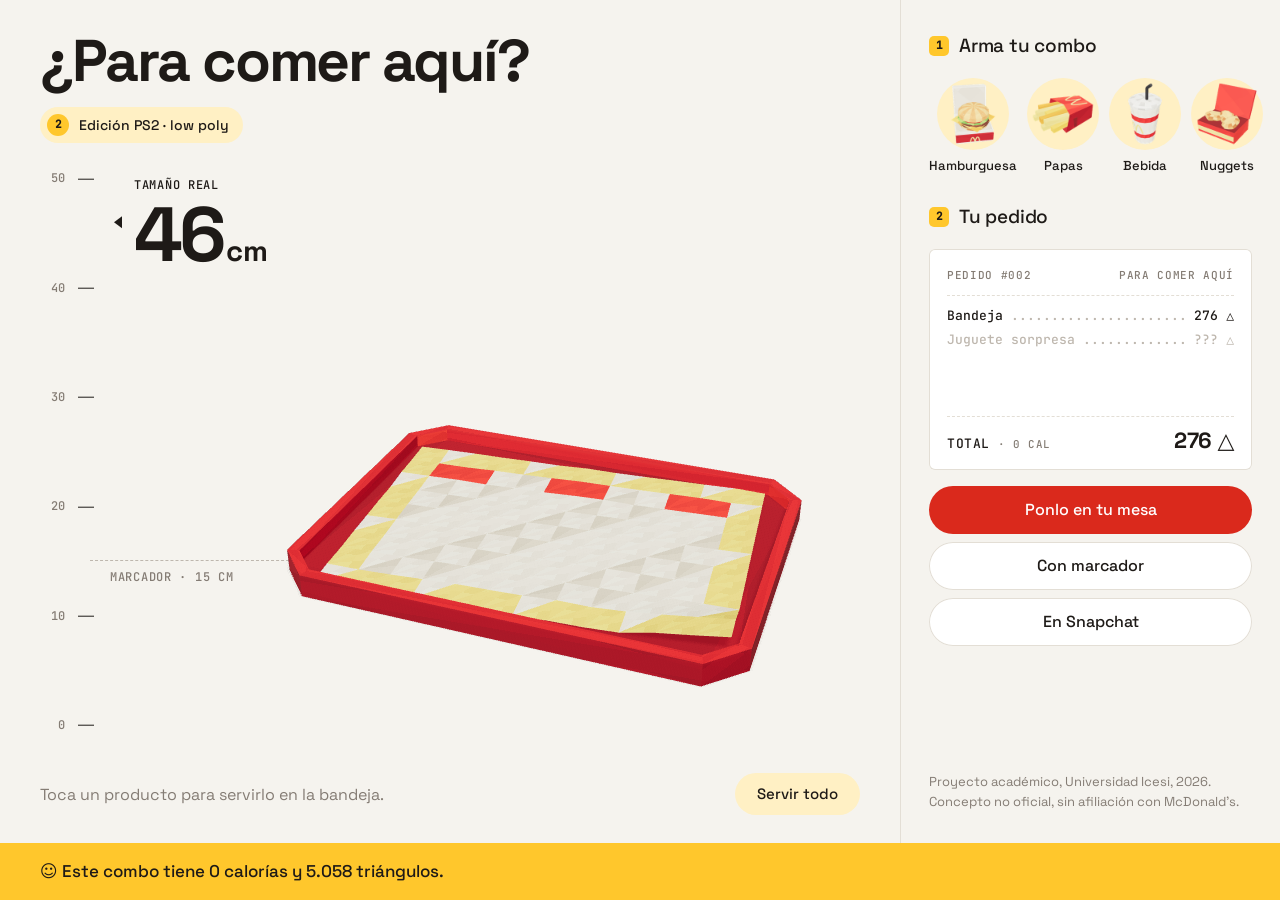
<file: index.html>
<!doctype html>
<html lang="es">
<head>
  <meta charset="utf-8">
  <meta name="viewport" content="width=device-width, initial-scale=1">
  <title>¿Para comer aquí? · McDonald's AR Combo Experience</title>
  <meta name="description" content="Arma un combo low poly estilo PS2 y sírvelo en tu mesa, a tamaño real.">
  <link rel="icon" href="img/icon.png">
  <link rel="preload" href="fonts/space-grotesk-700.woff2" as="font" type="font/woff2" crossorigin>
  <link rel="modulepreload" href="lib/three-combo.min.js">
  <link rel="stylesheet" href="style.css">
</head>
<body>
  <div class="home">
    <main class="main">
      <header>
        <h1 class="title">¿Para comer aquí?</h1>
        <span class="tag"><i>2</i>Edición PS2 · low poly</span>
      </header>

      <section class="board">
        <!-- Regla en cm: la bandeja del modelo mide 46 cm; el marcador impreso, 15 cm -->
        <div class="ruler" aria-label="La bandeja mide 46 centímetros">
          <ol class="mono" aria-hidden="true">
            <li style="bottom:100%"><span>50</span></li>
            <li style="bottom:80%"><span>40</span></li>
            <li style="bottom:60%"><span>30</span></li>
            <li style="bottom:40%"><span>20</span></li>
            <li style="bottom:20%"><span>10</span></li>
            <li style="bottom:0%"><span>0</span></li>
          </ol>
          <div class="now" style="bottom:92%"><div><em class="mono">Tamaño real</em><b>46<small>cm</small></b></div></div>
          <div class="ref" style="bottom:30%"><span class="mono">Marcador · 15 cm</span></div>
        </div>

        <!-- Mismo modelo de las tres experiencias (models/McDonalds_AR_Combo.glb). Cada producto es una malla aparte. -->
        <div class="stage" id="stage" aria-label="Bandeja 3D. Arrastra para girarla.">
          <p class="loading mono" id="loading">Preparando la bandeja…</p>
        </div>
      </section>

      <div class="hint">
        <p id="hint">Toca un producto para servirlo en la bandeja.</p>
        <button class="btn soft" id="all" type="button">Servir todo</button>
      </div>
    </main>

    <aside class="aside">
      <section>
        <h2><i>1</i>Arma tu combo</h2>
        <div class="menu" role="group" aria-label="Productos">
          <button class="item" type="button" data-key="burger" aria-pressed="false"><span class="disc"><img src="img/items/burger.png" alt=""></span>Hamburguesa</button>
          <button class="item" type="button" data-key="fries" aria-pressed="false"><span class="disc"><img src="img/items/fries.png" alt=""></span>Papas</button>
          <button class="item" type="button" data-key="drink" aria-pressed="false"><span class="disc"><img src="img/items/drink.png" alt=""></span>Bebida</button>
          <button class="item" type="button" data-key="nuggets" aria-pressed="false"><span class="disc"><img src="img/items/nuggets.png" alt=""></span>Nuggets</button>
        </div>
      </section>

      <section>
        <h2><i>2</i>Tu pedido</h2>
        <div class="ticket" aria-live="polite">
          <div class="head"><span>Pedido #002</span><span>Para comer aquí</span></div>
          <ul id="lines">
            <li><span>Bandeja</span><span>276 △</span></li>
            <li class="mystery" id="mystery"><span>Juguete sorpresa</span><span>??? △</span></li>
          </ul>
          <div class="total"><span>Total <small>· 0 cal</small></span><b><span id="total">276</span> △</b></div>
        </div>
        <div class="pay">
          <a class="btn" href="webar.html">Ponlo en tu mesa</a>
          <a class="btn line" href="marcador.html">Con marcador</a>
          <a class="btn line" href="https://www.snapchat.com/lens/5468e732ee7e4c42881edccdb2828643" target="_blank" rel="noopener">En Snapchat</a>
        </div>
      </section>

      <p class="credit">Proyecto académico, Universidad Icesi, 2026. Concepto no oficial, sin afiliación con McDonald's.</p>
    </aside>

    <footer class="strip">
      <p>☺ Este combo tiene 0 calorías y 5.058 triángulos.</p>
    </footer>
  </div>

  <script type="module">
    import { WebGLRenderer, Scene, PerspectiveCamera, PMREMGenerator, DirectionalLight, Mesh, PlaneGeometry, ShadowMaterial,
      Box3, Vector3, AnimationMixer, LoopRepeat, ACESFilmicToneMapping, PCFShadowMap, MathUtils, Timer,
      GLTFLoader, OrbitControls, RoomEnvironment } from './lib/three-combo.min.js';

    // Qué malla del .glb corresponde a cada producto, y sus triángulos reales
    const ITEMS = {
      burger:  { name: 'Hamburguesa', nodes: ['04_BIGMAC_BOX', '01_BURGER'], tris: 1250 },
      fries:   { name: 'Papas', nodes: ['02_FRIES'], tris: 180 },
      drink:   { name: 'Bebida', nodes: ['03_DRINK'], tris: 520 },
      nuggets: { name: 'Nuggets y ketchup', nodes: ['05_EXTRAS'], tris: 716 },
    };
    const TOY = { name: 'Robot y gato piloto', nodes: ['07_TOY', '06_COIN'], tris: 2116 };
    const TRAY_TRIS = 276;

    const stage = document.getElementById('stage');
    const loading = document.getElementById('loading');
    const hint = document.getElementById('hint');
    const allBtn = document.getElementById('all');
    const lines = document.getElementById('lines');
    const mystery = document.getElementById('mystery');
    const totalEl = document.getElementById('total');
    const buttons = [...document.querySelectorAll('.item')];
    const reduce = matchMedia('(prefers-reduced-motion: reduce)').matches;
    const fmt = n => n.toLocaleString('es-CO');

    // ---------- Escena ----------
    let renderer;
    try {
      renderer = new WebGLRenderer({ antialias: true, alpha: true });
    } catch (e) { // sin WebGL: se muestra la foto del combo completo
      loading.remove();
      stage.insertAdjacentHTML('beforeend', '<img class="fallback" src="img/poster.png" alt="Bandeja low poly con el combo completo">');
      buttons.forEach(b => b.disabled = true); allBtn.hidden = true;
      throw e;
    }
    renderer.setPixelRatio(Math.min(devicePixelRatio, 2));
    renderer.toneMapping = ACESFilmicToneMapping;
    renderer.toneMappingExposure = 0.9;
    renderer.shadowMap.enabled = true;
    renderer.shadowMap.type = PCFShadowMap;
    stage.appendChild(renderer.domElement);

    const scene = new Scene();
    scene.environment = new PMREMGenerator(renderer).fromScene(new RoomEnvironment(), 0.04).texture;
    scene.environmentIntensity = 0.6;

    const sun = new DirectionalLight(0xfff4e6, 1.1);
    sun.position.set(0.35, 1.2, 0.55);
    sun.castShadow = true;
    sun.shadow.mapSize.set(1024, 1024);
    Object.assign(sun.shadow.camera, { left: -0.4, right: 0.4, top: 0.4, bottom: -0.4, near: 0.1, far: 3 });
    sun.shadow.bias = -0.0005; sun.shadow.radius = 4;
    scene.add(sun);

    const ground = new Mesh(new PlaneGeometry(3, 3), new ShadowMaterial({ opacity: 0.16 }));
    ground.rotation.x = -Math.PI / 2; ground.receiveShadow = true;
    scene.add(ground);

    const camera = new PerspectiveCamera(30, 1, 0.01, 10);
    const controls = new OrbitControls(camera, renderer.domElement);
    Object.assign(controls, { enableZoom: false, enablePan: false, enableDamping: true, dampingFactor: 0.08,
      minPolarAngle: MathUtils.degToRad(25), maxPolarAngle: MathUtils.degToRad(80) });

    const center = new Vector3();
    let radius = 0.3;
    function frame() {
      const w = stage.clientWidth, h = stage.clientHeight;
      if (!w || !h) return;
      renderer.setSize(w, h, false);
      camera.aspect = w / h; camera.updateProjectionMatrix();
      const vfov = MathUtils.degToRad(camera.fov);
      const hfov = 2 * Math.atan(Math.tan(vfov / 2) * camera.aspect);
      const dist = radius / Math.sin(Math.min(vfov, hfov) / 2) * 0.92;
      const az = MathUtils.degToRad(20), pol = MathUtils.degToRad(62);
      camera.position.set(center.x + dist * Math.sin(pol) * Math.sin(az), center.y + dist * Math.cos(pol), center.z + dist * Math.sin(pol) * Math.cos(az));
      controls.target.copy(center); controls.update();
    }
    new ResizeObserver(frame).observe(stage);

    // ---------- Caída de cada producto ----------
    const DROP = 0.28; // metros sobre su lugar
    const tweens = [];
    const bounce = t => { // easeOutBounce
      const n = 7.5625, d = 2.75;
      if (t < 1 / d) return n * t * t;
      if (t < 2 / d) return n * (t -= 1.5 / d) * t + 0.75;
      if (t < 2.5 / d) return n * (t -= 2.25 / d) * t + 0.9375;
      return n * (t -= 2.625 / d) * t + 0.984375;
    };
    function drop(node, delay = 0) {
      const base = node.userData.baseY;
      if (reduce) { node.position.y = base; node.visible = true; return; }
      node.position.y = base + DROP;
      tweens.push({ node, base, start: performance.now() + delay, dur: 620 });
    }

    // ---------- Sonido de moneda (solo cuando aparece la sorpresa) ----------
    let audio = null;
    function coin() {
      try { audio ??= new (window.AudioContext || window.webkitAudioContext)(); } catch (e) { return; }
      const t = audio.currentTime;
      [[988, 0], [1319, 0.08]].forEach(([f, d]) => {
        const o = audio.createOscillator(), g = audio.createGain();
        o.type = 'triangle'; o.frequency.value = f;
        g.gain.setValueAtTime(0.0001, t + d); g.gain.exponentialRampToValueAtTime(0.12, t + d + 0.01);
        g.gain.exponentialRampToValueAtTime(0.0001, t + d + (d ? 0.32 : 0.09));
        o.connect(g).connect(audio.destination); o.start(t + d); o.stop(t + d + 0.4);
      });
    }

    // ---------- Pedido ----------
    const nodes = {};
    let ready = false, mixer = null, coinAction = null, total = TRAY_TRIS, done = false;
    const served = new Set();
    const timers = [];
    const later = (fn, ms) => timers.push(setTimeout(fn, reduce ? 0 : ms));

    function addLine(name, tris, before) {
      lines.querySelectorAll('.new').forEach(l => l.classList.remove('new'));
      const li = document.createElement('li');
      li.className = 'new';
      li.innerHTML = `<span></span><span>${fmt(tris)} △</span>`;
      li.firstChild.textContent = name;
      lines.insertBefore(li, before);
      total += tris; totalEl.textContent = fmt(total);
    }

    function serve(key) {
      if (!ready || served.has(key)) return;
      served.add(key);
      const item = ITEMS[key];
      item.nodes.forEach((n, i) => drop(nodes[n], i * 180));
      addLine(item.name, item.tris, mystery);
      const b = buttons.find(b => b.dataset.key === key);
      b.setAttribute('aria-pressed', 'true'); b.disabled = true;
      const left = Object.keys(ITEMS).length - served.size;
      hint.textContent = left ? `Faltan ${left}. Toca otro producto.` : '¡Sorpresa! Viene con juguete.';
      if (!left) { allBtn.disabled = true; later(surprise, 750); }
    }

    function surprise() {
      drop(nodes['07_TOY']);
      later(() => {
        nodes['06_COIN'].visible = true;
        coinAction?.reset().play();
        coin();
      }, 500);
      mystery.remove();
      addLine(TOY.name, TOY.tris, null);
      done = true; allBtn.disabled = false; allBtn.textContent = 'Volver a armar';
      hint.textContent = 'Combo completo. Ahora ponlo en tu mesa.';
    }

    function reset() {
      timers.forEach(clearTimeout); timers.length = 0; tweens.length = 0;
      served.clear(); done = false; total = TRAY_TRIS; totalEl.textContent = fmt(total);
      Object.values(ITEMS).concat(TOY).forEach(it => it.nodes.forEach(n => nodes[n].visible = false));
      coinAction?.stop();
      [...lines.children].slice(1).forEach(li => li.remove());
      lines.appendChild(mystery);
      buttons.forEach(b => { b.setAttribute('aria-pressed', 'false'); b.disabled = false; });
      allBtn.textContent = 'Servir todo';
      hint.textContent = 'Toca un producto para servirlo en la bandeja.';
    }

    buttons.forEach(b => b.addEventListener('click', () => serve(b.dataset.key)));
    allBtn.addEventListener('click', () => {
      if (done) return reset();
      Object.keys(ITEMS).filter(k => !served.has(k)).forEach((k, i) => later(() => serve(k), i * 260));
    });

    // ---------- Cargar el modelo ----------
    new GLTFLoader().load('models/McDonalds_AR_Combo.glb', gltf => {
      const root = gltf.scene;
      root.traverse(o => {
        if (!o.isMesh) return;
        o.castShadow = true;
        o.receiveShadow = o.name === '00_TRAY' || o.name === '05_EXTRAS';
      });
      scene.add(root);
      const box = new Box3().setFromObject(root);
      box.getCenter(center); radius = box.getSize(new Vector3()).length() / 2;
      center.y -= 0.02;
      ground.position.y = box.min.y;
      root.traverse(o => { if (/^0[1-7]_/.test(o.name)) { o.userData.baseY = o.position.y; o.visible = false; nodes[o.name] = o; } });
      if (gltf.animations.length) {
        mixer = new AnimationMixer(root);
        coinAction = mixer.clipAction(gltf.animations[0]); coinAction.setLoop(LoopRepeat, Infinity);
      }
      ready = true;
      loading.remove();
      frame();
    }, undefined, () => { loading.textContent = 'No se pudo cargar el modelo.'; });

    const timer = new Timer();
    renderer.setAnimationLoop(() => {
      timer.update();
      const now = performance.now();
      for (let i = tweens.length - 1; i >= 0; i--) {
        const tw = tweens[i];
        if (now < tw.start) continue;
        tw.node.visible = true;
        const t = Math.min((now - tw.start) / tw.dur, 1);
        tw.node.position.y = tw.base + DROP * (1 - bounce(t));
        if (t === 1) tweens.splice(i, 1);
      }
      mixer?.update(timer.getDelta());
      controls.update();
      renderer.render(scene, camera);
    });
  </script>
</body>
</html>
</file>
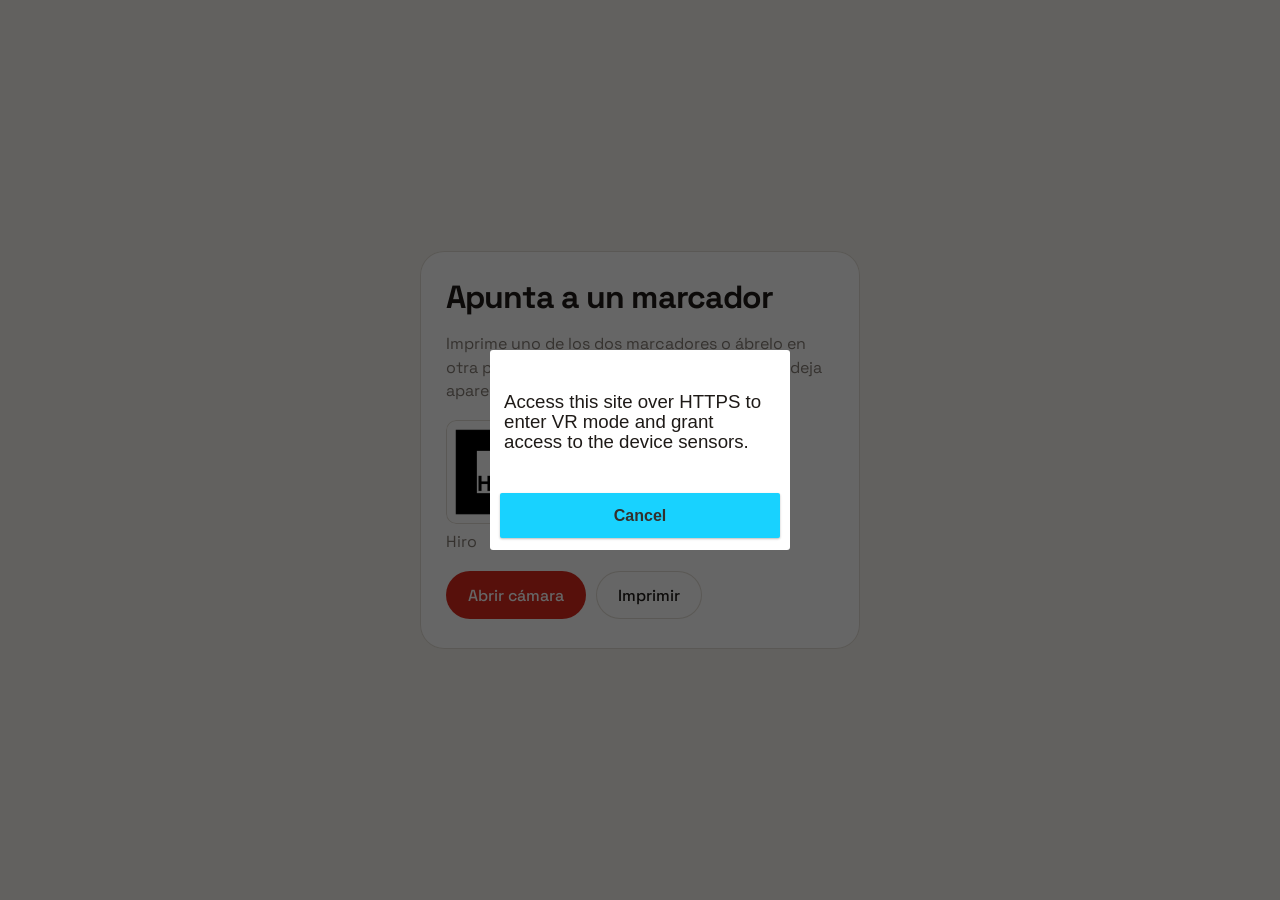
<file: marcador.html>
<!doctype html>
<html lang="es">
<head>
  <meta charset="utf-8">
  <meta name="viewport" content="width=device-width, initial-scale=1, maximum-scale=1">
  <title>Con un marcador · AR Combo</title>
  <link rel="icon" href="img/icon.png">
  <link rel="stylesheet" href="style.css">
  <!-- A-Frame 1.3.0 + aframe-extras 6.1.1 + AR.js 3.4.5 (copias locales) -->
  <script src="lib/aframe.min.js"></script>
  <script src="lib/aframe-extras.min.js"></script>
  <script src="lib/aframe-ar.js"></script>
  <style>
    /* El fondo va solo en html: si body tuviera fondo, taparía el video de la cámara (AR.js lo pone con z-index negativo) */
    html { background: #000; }
    html, body { margin: 0; height: 100%; overflow: hidden; }
    body.cam { background: transparent; }
  </style>
</head>
<body class="cam">
  <div class="intro" id="intro">
    <div class="card">
      <h1>Apunta a un marcador</h1>
      <p>Imprime uno de los dos marcadores o ábrelo en otra pantalla. Cuando la cámara lo vea, la bandeja aparece encima.</p>
      <div class="markers">
        <figure><img src="data/hiro.png" alt="Marcador Hiro">Hiro</figure>
        <figure><img src="data/marcador_combo.png" alt="Marcador Combo">Combo</figure>
      </div>
      <div class="row">
        <button class="btn" id="go">Abrir cámara</button>
        <a class="btn line" href="data/marcadores_imprimir.pdf" target="_blank">Imprimir</a>
      </div>
    </div>
  </div>

  <div class="cam-ui" id="ui">
    <header class="bar"><a class="back" href="index.html">‹ Inicio</a></header>
    <div class="reticle" aria-hidden="true"><i></i><i></i><i></i><i></i></div>
    <div class="pill" id="status" role="status">Buscando el marcador…</div>
  </div>

  <!-- Dos marcadores a la vez: Hiro (clásico) y el marcador propio "Combo" (data/patt.combo). Rutas locales en data/. -->
  <a-scene embedded vr-mode-ui="enabled: false"
    loading-screen="dotsColor: #FFC72C; backgroundColor: #F5F3EE"
    renderer="logarithmicDepthBuffer: true; colorManagement: true; antialias: true"
    arjs="sourceType: webcam; trackingMethod: best; debugUIEnabled: false; cameraParametersUrl: data/camera_para.dat; patternRatio: 0.5">
    <a-assets timeout="20000"><a-asset-item id="combo" src="models/McDonalds_AR_Combo.glb"></a-asset-item></a-assets>
    <a-entity light="type: ambient; color: #ffffff; intensity: 0.8"></a-entity>
    <a-entity light="type: directional; color: #fff4e0; intensity: 0.85" position="-1 3 2"></a-entity>

    <!-- 1 unidad = ancho del marcador. La bandeja mide 0.46 m; ×2 queda casi del ancho del marcador. -->
    <a-marker class="mk" type="pattern" url="data/patt.hiro" smooth="true" smoothCount="8" smoothTolerance="0.01" smoothThreshold="2" emitevents="true">
      <a-entity class="pop" scale="2 2 2" animation__pop="property: scale; from: 0.3 0.3 0.3; to: 2 2 2; dur: 600; easing: easeOutBack; startEvents: pop">
        <a-entity gltf-model="#combo" animation-mixer="loop: repeat"></a-entity>
      </a-entity>
    </a-marker>
    <a-marker class="mk" type="pattern" url="data/patt.combo" smooth="true" smoothCount="8" smoothTolerance="0.01" smoothThreshold="2" emitevents="true">
      <a-entity class="pop" scale="2 2 2" animation__pop="property: scale; from: 0.3 0.3 0.3; to: 2 2 2; dur: 600; easing: easeOutBack; startEvents: pop">
        <a-entity gltf-model="#combo" animation-mixer="loop: repeat"></a-entity>
      </a-entity>
    </a-marker>
    <a-entity camera></a-entity>
  </a-scene>

  <script>
    const ui = document.getElementById('ui'), status = document.getElementById('status');
    let audio = null;
    // Sonido corto de "moneda" generado en el navegador (sin archivos)
    function coin() {
      if (!audio) return;
      const t = audio.currentTime;
      [[988, 0], [1319, 0.08]].forEach(([f, d]) => {
        const o = audio.createOscillator(), g = audio.createGain();
        o.type = 'triangle'; o.frequency.value = f;
        g.gain.setValueAtTime(0.0001, t + d); g.gain.exponentialRampToValueAtTime(0.14, t + d + 0.01);
        g.gain.exponentialRampToValueAtTime(0.0001, t + d + (d ? 0.32 : 0.09));
        o.connect(g).connect(audio.destination); o.start(t + d); o.stop(t + d + 0.4);
      });
      if (navigator.vibrate) navigator.vibrate(18);
    }
    document.getElementById('go').addEventListener('click', () => {
      try { audio = new (window.AudioContext || window.webkitAudioContext)(); audio.resume(); } catch (e) {}
      document.getElementById('intro').classList.add('hidden');
    });
    const visible = new Set();
    document.querySelectorAll('.mk').forEach(mk => {
      let lostAt = 0;
      mk.addEventListener('markerFound', () => {
        visible.add(mk);
        if (!lostAt || performance.now() - lostAt > 1000) { mk.querySelector('.pop').emit('pop'); coin(); }
        ui.classList.add('found'); status.textContent = 'Ahí está tu combo. Gira el marcador para verlo por todos lados';
      });
      mk.addEventListener('markerLost', () => {
        visible.delete(mk); lostAt = performance.now();
        if (!visible.size) { ui.classList.remove('found'); status.textContent = 'Buscando el marcador…'; }
      });
    });
    document.querySelectorAll('[gltf-model]').forEach(m => m.addEventListener('model-error', () => {
      status.textContent = 'No se pudo cargar el modelo. Revisa la carpeta models/';
    }));
  </script>
</body>
</html>
</file>
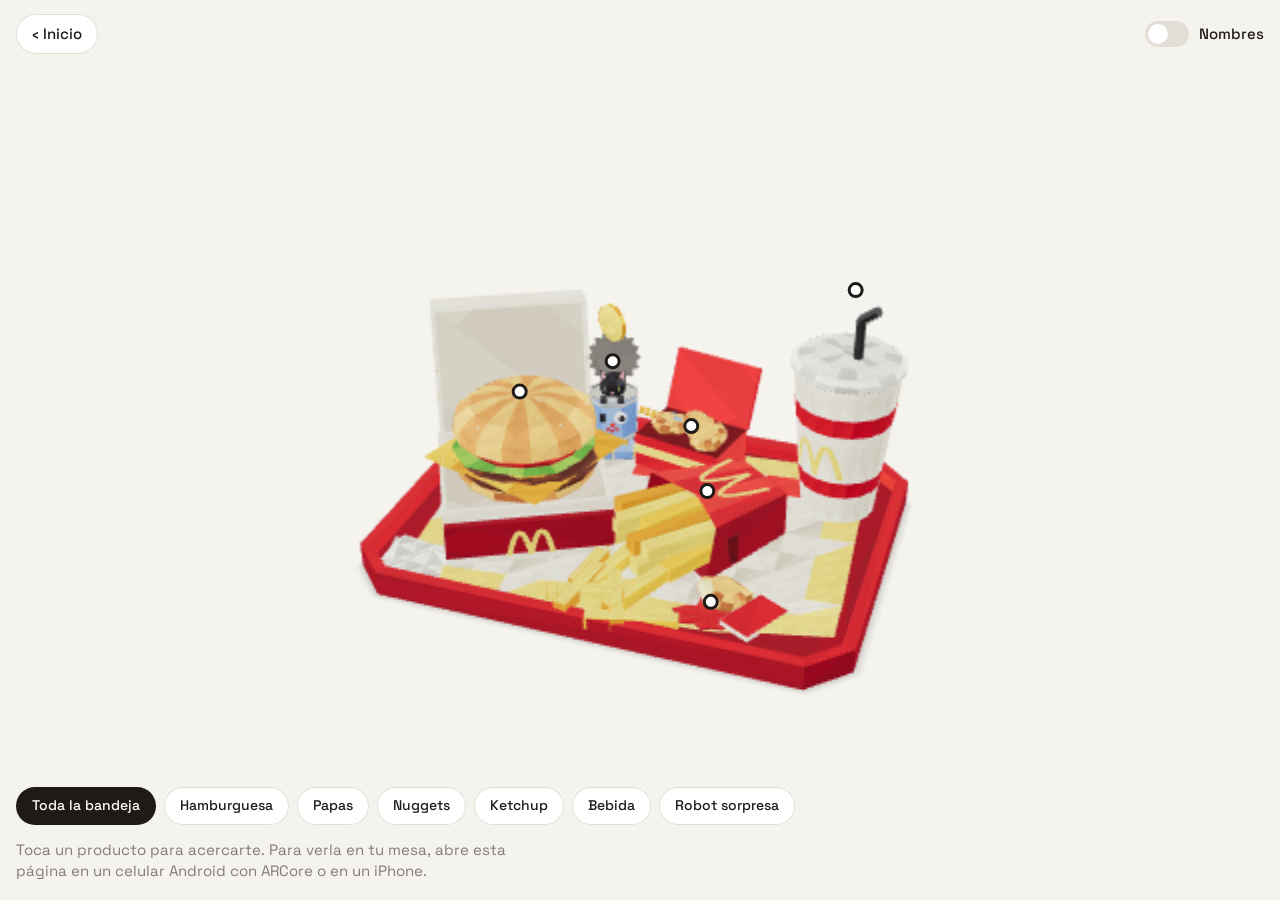
<file: webar.html>
<!doctype html>
<html lang="es">
<head>
  <meta charset="utf-8">
  <meta name="viewport" content="width=device-width, initial-scale=1">
  <title>En tu mesa · AR Combo</title>
  <link rel="icon" href="img/icon.png">
  <link rel="stylesheet" href="style.css">
  <!-- model-viewer 3.5.0 (copia local) -->
  <script type="module" src="lib/model-viewer.min.js"></script>
</head>
<body>
  <div class="viewer">
    <header class="bar">
      <a class="back" href="index.html">‹ Inicio</a>
      <label class="switch"><input type="checkbox" id="labels"><span class="track"><span class="knob"></span></span>Nombres</label>
    </header>

    <!--
      Mismo modelo en las tres experiencias: models/McDonalds_AR_Combo.glb (escala real, la bandeja mide 46 cm).
      ios-src: versión USDZ para Quick Look en iPhone/iPad.
    -->
    <model-viewer id="combo"
      src="models/McDonalds_AR_Combo.glb" ios-src="models/McDonalds_AR_Combo.usdz" poster="img/poster.png"
      alt="Bandeja low poly con hamburguesa en su caja abierta, papas regadas, bebida, nuggets, ketchup y un robot-lata manejado por un gato"
      ar ar-modes="webxr scene-viewer quick-look" ar-placement="floor" ar-scale="auto"
      camera-controls touch-action="pan-y" interaction-prompt="auto"
      camera-orbit="20deg 60deg auto" min-camera-orbit="auto 12deg auto" max-camera-orbit="auto 88deg auto"
      environment-image="neutral" exposure="0.9" tone-mapping="aces" shadow-intensity="0.9" shadow-softness="0.7"
      interpolation-decay="160" autoplay>

      <button class="hotspot" slot="hotspot-burger" data-key="burger" data-position="-0.11 0.15 0.03" data-normal="0 1 0"><span class="dot"></span><span class="tip">Hamburguesa en su caja</span></button>
      <button class="hotspot" slot="hotspot-fries" data-key="fries" data-position="0.066 0.07 0.015" data-normal="0 1 0"><span class="dot"></span><span class="tip">Papas regadas</span></button>
      <button class="hotspot" slot="hotspot-drink" data-key="drink" data-position="0.168 0.24 -0.092" data-normal="0 1 0"><span class="dot"></span><span class="tip">Bebida</span></button>
      <button class="hotspot" slot="hotspot-nuggets" data-key="nuggets" data-position="0.01 0.055 -0.118" data-normal="0 1 0"><span class="dot"></span><span class="tip">Cajita de nuggets</span></button>
      <button class="hotspot" slot="hotspot-ketchup" data-key="ketchup" data-position="0.1 0.025 0.115" data-normal="0 1 0"><span class="dot"></span><span class="tip">Nugget mordido y ketchup</span></button>
      <button class="hotspot" slot="hotspot-toy" data-key="toy" data-position="-0.072 0.118 -0.112" data-normal="0 1 0"><span class="dot"></span><span class="tip">Robot sorpresa y su piloto gatuno</span></button>

      <button slot="ar-button" class="btn ar-btn">Ver en mi espacio</button>
    </model-viewer>

    <div class="dock">
      <div class="chips" role="group" aria-label="Acercar a un producto">
        <button class="chip" data-go="all" aria-pressed="true">Toda la bandeja</button>
        <button class="chip" data-go="burger" aria-pressed="false">Hamburguesa</button>
        <button class="chip" data-go="fries" aria-pressed="false">Papas</button>
        <button class="chip" data-go="nuggets" aria-pressed="false">Nuggets</button>
        <button class="chip" data-go="ketchup" aria-pressed="false">Ketchup</button>
        <button class="chip" data-go="drink" aria-pressed="false">Bebida</button>
        <button class="chip" data-go="toy" aria-pressed="false">Robot sorpresa</button>
      </div>
      <p class="status" id="status">Cargando la bandeja…</p>
    </div>
  </div>

  <script>
    const mv = document.getElementById('combo');
    const status = document.getElementById('status');
    const chips = [...document.querySelectorAll('.chip')];
    const spots = Object.fromEntries([...document.querySelectorAll('.hotspot')].map(h => [h.dataset.key, h]));
    const views = { // cámara para cada producto
      all: { target: 'auto auto auto', orbit: '20deg 60deg auto' },
      burger: { orbit: '15deg 58deg 0.42m' }, fries: { orbit: '-10deg 52deg 0.40m' }, drink: { orbit: '35deg 70deg 0.5m' },
      nuggets: { orbit: '0deg 50deg 0.38m' }, ketchup: { orbit: '20deg 48deg 0.34m' }, toy: { orbit: '28deg 72deg 0.24m' }
    };

    function go(key) {
      chips.forEach(c => c.setAttribute('aria-pressed', String(c.dataset.go === key)));
      Object.values(spots).forEach(s => s.classList.toggle('active', s.dataset.key === key));
      const v = views[key];
      mv.cameraTarget = key === 'all' ? v.target : spots[key].dataset.position.split(' ').map(n => n + 'm').join(' ');
      // en pantallas verticales la cámara se aleja un poco más
      const k = innerWidth < innerHeight ? 1.8 : 1;
      mv.cameraOrbit = v.orbit.replace(/([\d.]+)m$/, (_, r) => (parseFloat(r) * k).toFixed(2) + 'm');
    }
    chips.forEach(c => c.addEventListener('click', () => go(c.dataset.go)));
    Object.values(spots).forEach(s => s.addEventListener('click', () => go(s.dataset.key)));

    document.getElementById('labels').addEventListener('change', e => mv.classList.toggle('labels-on', e.target.checked));

    mv.addEventListener('load', () => {
      status.textContent = mv.canActivateAR
        ? 'Toca "Ver en mi espacio" y apunta a una mesa o al piso.'
        : 'Toca un producto para acercarte. Para verla en tu mesa, abre esta página en un celular Android con ARCore o en un iPhone.';
          });
    mv.addEventListener('error', () => { status.textContent = 'No se pudo cargar el modelo. Revisa que la carpeta models/ esté junto a esta página.'; });
    mv.addEventListener('ar-status', e => {
      if (e.detail.status === 'failed') status.textContent = 'Este navegador no pudo abrir la cámara en AR. Prueba con Chrome en Android o Safari en iPhone.';
    });
  </script>
</body>
</html>
</file>
<file: style.css>
/* McDonald's AR Combo Experience
   Fondo plano, sin texturas. El combo es el protagonista; la interfaz se comporta como una ficha técnica. */
@font-face { font-family: 'Space Grotesk'; src: url('fonts/space-grotesk-400.woff2') format('woff2'); font-weight: 400; font-display: swap; }
@font-face { font-family: 'Space Grotesk'; src: url('fonts/space-grotesk-500.woff2') format('woff2'); font-weight: 500; font-display: swap; }
@font-face { font-family: 'Space Grotesk'; src: url('fonts/space-grotesk-700.woff2') format('woff2'); font-weight: 700; font-display: swap; }
@font-face { font-family: 'JetBrains Mono'; src: url('fonts/jetbrains-mono-500.woff2') format('woff2'); font-weight: 500; font-display: swap; }

:root {
  --bg: #F5F3EE;
  --surface: #FFFFFF;
  --ink: #1E1A17;
  --muted: #847C74;
  --faint: #BEB7AE;
  --line: #E3DED5;
  --red: #DA291C;
  --red-dark: #B51F14;
  --yellow: #FFC72C;
  --yellow-soft: #FFF0C4;
  --red-soft: #FBE4E1;
  --sans: 'Space Grotesk', system-ui, sans-serif;
  --mono: 'JetBrains Mono', ui-monospace, monospace;
}
* { box-sizing: border-box; margin: 0; padding: 0; }
html, body { height: 100%; }
body { font-family: var(--sans); font-size: 16px; line-height: 1.45; color: var(--ink); background: var(--bg); -webkit-font-smoothing: antialiased; }
a { color: inherit; text-decoration: none; }
button { font: inherit; color: inherit; }
:focus-visible { outline: 2px solid var(--ink); outline-offset: 3px; }

.mono { font-family: var(--mono); font-size: 12px; letter-spacing: .06em; text-transform: uppercase; }

/* Botones: píldoras planas. Solo cambian de color al pasar el cursor. */
.btn {
  display: inline-flex; align-items: center; justify-content: center; gap: 10px; min-height: 48px; padding: 0 22px;
  border: 0; border-radius: 999px; cursor: pointer; font-weight: 500; font-size: 16px; white-space: nowrap;
  background: var(--red); color: #fff; transition: background .15s;
}
.btn:hover { background: var(--red-dark); }
.btn.soft { background: var(--yellow-soft); color: var(--ink); }
.btn.soft:hover { background: #FFE69C; }
.btn.line { background: var(--surface); color: var(--ink); box-shadow: inset 0 0 0 1px var(--line); }
.btn.line:hover { box-shadow: inset 0 0 0 1px var(--faint); }

/* ---------------- Portada: arma tu combo ---------------- */
.home { min-height: 100dvh; display: grid; grid-template-columns: 1fr 380px; grid-template-rows: 1fr auto; }
.main { padding: 32px 40px 28px; display: grid; grid-template-rows: auto 1fr auto; min-width: 0; }
.kicker { color: var(--muted); }
.title { margin-top: 0; font-weight: 700; font-size: clamp(38px, 4.6vw, 64px); line-height: 1; letter-spacing: -.035em; }
.tag { display: inline-flex; align-items: center; gap: 10px; margin-top: 16px; padding: 7px 14px 7px 7px; border-radius: 999px; background: var(--yellow-soft); font-weight: 500; font-size: 14px; }
.tag i { width: 22px; height: 22px; border-radius: 50%; background: var(--yellow); display: grid; place-items: center; font: 700 11px/1 var(--mono); font-style: normal; }

.board { display: grid; grid-template-columns: 200px 1fr; align-items: stretch; min-height: 420px; margin: 8px 0 12px; }

/* Regla de tamaño real: 0 a 50 cm */
.ruler { position: relative; margin: 28px 0 36px; }
.ruler ol { list-style: none; position: absolute; inset: 0; }
.ruler li { position: absolute; left: 0; display: flex; align-items: center; gap: 12px; transform: translateY(50%); color: var(--muted); }
.ruler li span { width: 26px; text-align: right; }
.ruler li::after { content: ''; width: 16px; height: 1px; background: var(--ink); }
.ruler .now { position: absolute; left: 70px; transform: translateY(50%); display: flex; align-items: center; gap: 12px; }
.ruler .now::before { content: ''; border: 6px solid transparent; border-right: 8px solid var(--ink); margin-left: -2px; }
.ruler .now b { display: block; font-size: clamp(56px, 6vw, 84px); line-height: .85; letter-spacing: -.05em; }
.ruler .now b small { font-size: .38em; letter-spacing: -.02em; margin-left: 4px; }
.ruler .now em { font-style: normal; display: block; margin-bottom: 8px; }
.ruler .ref { position: absolute; left: 50px; right: -200px; border-top: 1.5px dashed var(--faint); }
.ruler .ref span { position: absolute; left: 20px; top: 8px; color: var(--muted); white-space: nowrap; }

.stage { position: relative; min-width: 0; z-index: 1; }
.stage canvas { position: absolute; inset: 0; width: 100%; height: 100%; display: block; touch-action: pan-y; cursor: grab; }
.stage canvas:active { cursor: grabbing; }
.stage .fallback { position: absolute; inset: 0; width: 100%; height: 100%; object-fit: contain; }
.stage .loading { position: absolute; left: 50%; top: 50%; transform: translate(-50%, -50%); color: var(--muted); }

.hint { display: flex; align-items: center; justify-content: space-between; flex-wrap: wrap; gap: 10px 16px; }
.hint p { color: var(--muted); }
.hint .btn { min-height: 42px; font-size: 15px; }

.aside { border-left: 1px solid var(--line); padding: 32px 28px; display: flex; flex-direction: column; gap: 30px; min-width: 0; }
.aside h2 { display: flex; align-items: center; gap: 10px; font-size: 19px; font-weight: 500; letter-spacing: -.01em; }
.aside h2 i { width: 20px; height: 20px; border-radius: 5px; background: var(--yellow); display: grid; place-items: center; font: 700 11px/1 var(--mono); font-style: normal; }

/* Menú: los productos que se sirven en la bandeja */
.menu { display: grid; grid-template-columns: repeat(4, 1fr); gap: 10px; margin-top: 18px; }
.item { display: grid; justify-items: center; gap: 8px; border: 0; background: none; cursor: pointer; text-align: center; font-size: 13px; font-weight: 500; line-height: 1.2; }
.item .disc { position: relative; width: 72px; height: 72px; border-radius: 50%; background: var(--yellow-soft); display: grid; place-items: center; transition: background .15s; }
.item img { width: 64px; height: 64px; object-fit: contain; }
.item:hover .disc { background: var(--yellow); }
.item[aria-pressed="true"] { cursor: default; color: var(--muted); }
.item[aria-pressed="true"] .disc { background: transparent; box-shadow: inset 0 0 0 1.5px var(--line); }
.item[aria-pressed="true"] img { opacity: .35; }
.item[aria-pressed="true"] .disc::after { content: '✓'; position: absolute; right: -2px; top: -2px; width: 22px; height: 22px; border-radius: 50%; background: var(--ink); color: #fff; font-size: 12px; display: grid; place-items: center; }

/* Ticket */
.ticket { background: var(--surface); box-shadow: inset 0 0 0 1px var(--line); border-radius: 6px; padding: 18px 18px 16px; font: 500 13px/1.5 var(--mono); margin-top: 18px; }
.ticket .head { display: flex; justify-content: space-between; color: var(--muted); text-transform: uppercase; letter-spacing: .06em; font-size: 11px; padding-bottom: 12px; border-bottom: 1.5px dashed var(--line); }
.ticket ul { list-style: none; padding: 10px 0; display: grid; grid-template-columns: minmax(0, 1fr); gap: 4px; min-height: 120px; align-content: start; }
.ticket li { display: flex; gap: 8px; min-width: 0; }
.ticket li span:first-child { flex: 1; min-width: 0; overflow: hidden; white-space: nowrap; }
.ticket li span:first-child::after { content: ' ..........................................'; color: var(--faint); }
.ticket li.mystery { color: var(--faint); }
.ticket li.new { background: var(--yellow-soft); margin: 0 -6px; padding: 0 6px; border-radius: 3px; }
.ticket .total { display: flex; justify-content: space-between; align-items: baseline; padding-top: 12px; border-top: 1.5px dashed var(--line); text-transform: uppercase; letter-spacing: .04em; }
.ticket .total b { font: 700 22px/1 var(--sans); letter-spacing: -.02em; text-transform: none; }
.ticket .total small { color: var(--muted); }
.pay { display: grid; gap: 8px; margin-top: 16px; }
.pay .btn { width: 100%; }
.aside .credit { margin-top: auto; color: var(--muted); font-size: 13px; line-height: 1.5; }

.strip { grid-column: 1 / -1; background: var(--yellow); padding: 16px 40px; display: flex; align-items: center; justify-content: space-between; gap: 8px 24px; flex-wrap: wrap; }
.strip p { font-weight: 500; font-size: 17px; }
.strip .mono { color: rgba(30, 26, 23, .62); }

@media (max-width: 1000px) {
  .home { grid-template-columns: 1fr; }
  .main { padding: 22px 18px 16px; }
  .board { position: relative; grid-template-columns: 1fr; min-height: 0; margin: 4px 0 10px; }
  .ruler { position: absolute; left: 0; top: 0; bottom: 0; width: 100%; margin: 12px 0 18px; pointer-events: none; }
  .ruler .now { left: 46px; }
  .ruler .now b { font-size: 42px; }
  .ruler .now em { margin-bottom: 4px; }
  .ruler li { gap: 8px; }
  .ruler li span { width: 20px; }
  .ruler li::after { width: 10px; }
  .ruler .ref { display: none; }
  .stage { height: 380px; }
  .hint p { font-size: 14px; }
  .aside { border-left: 0; border-top: 1px solid var(--line); padding: 22px 18px 26px; gap: 26px; }
  .item .disc { width: 66px; height: 66px; }
  .item img { width: 58px; height: 58px; }
  .strip { padding: 14px 18px; }
  .strip p { font-size: 15px; }
  .strip .mono { display: none; }
}

/* ---------------- Visor WebAR ---------------- */
.viewer { display: grid; grid-template-rows: auto 1fr auto; height: 100dvh; }
.bar { display: flex; align-items: center; justify-content: space-between; gap: 12px; padding: 14px 16px; }
.back { display: inline-flex; align-items: center; gap: 8px; min-height: 40px; padding: 0 16px; border-radius: 999px; background: var(--surface); box-shadow: inset 0 0 0 1px var(--line); font-weight: 500; font-size: 15px; }
.back:hover { box-shadow: inset 0 0 0 1px var(--faint); }
.switch { display: inline-flex; align-items: center; gap: 10px; font-size: 15px; font-weight: 500; cursor: pointer; user-select: none; }
.switch input { position: absolute; opacity: 0; }
.switch .track { width: 44px; height: 26px; border-radius: 999px; background: var(--line); position: relative; transition: background .15s; }
.switch .knob { position: absolute; top: 3px; left: 3px; width: 20px; height: 20px; border-radius: 50%; background: var(--surface); transition: left .15s; }
.switch input:checked + .track { background: var(--ink); }
.switch input:checked + .track .knob { left: 21px; background: var(--yellow); }
.switch input:focus-visible + .track { outline: 2px solid var(--ink); outline-offset: 2px; }

.viewer model-viewer { width: 100%; height: 100%; min-height: 300px; background: transparent; --poster-color: transparent; --progress-bar-color: var(--red); }
.hotspot { border: 0; background: none; padding: 0; cursor: pointer; display: block; }
.hotspot .dot { display: block; width: 16px; height: 16px; border-radius: 50%; background: var(--surface); border: 3px solid var(--ink); }
.hotspot .tip { position: absolute; left: 50%; bottom: 24px; transform: translateX(-50%); white-space: nowrap; font-size: 13px; font-weight: 500;
  background: var(--ink); color: #fff; padding: 6px 12px; border-radius: 999px; opacity: 0; pointer-events: none; }
.hotspot:hover .tip, .hotspot.active .tip, .labels-on .hotspot .tip { opacity: 1; }
.hotspot:hover .dot, .hotspot.active .dot { background: var(--yellow); }
.hotspot[data-visible="false"] { opacity: 0; pointer-events: none; }

.dock { padding: 12px 16px 18px; display: grid; gap: 12px; }
.chips { display: flex; gap: 8px; overflow-x: auto; scrollbar-width: none; padding-bottom: 2px; }
.chips::-webkit-scrollbar { display: none; }
.chip { flex: none; border: 0; cursor: pointer; font-weight: 500; font-size: 14px; min-height: 38px; padding: 0 16px; border-radius: 999px; background: var(--surface); box-shadow: inset 0 0 0 1px var(--line); }
.chip:hover { box-shadow: inset 0 0 0 1px var(--faint); }
.chip[aria-pressed="true"] { background: var(--ink); color: #fff; box-shadow: none; }
.status { font-size: 15px; color: var(--muted); max-width: 52ch; }
.ar-btn { position: absolute; left: 50%; bottom: 16px; transform: translateX(-50%); }

/* ---------------- Marcador AR.js ---------------- */
.cam-ui { position: fixed; inset: 0; z-index: 10; pointer-events: none; }
.cam-ui .bar { pointer-events: auto; }
.reticle { position: absolute; left: 50%; top: 46%; width: min(62vw, 300px); aspect-ratio: 1; transform: translate(-50%, -50%); transition: opacity .2s; }
.reticle i { position: absolute; width: 34px; height: 34px; border: 3px solid #fff; }
.reticle i:nth-child(1) { top: 0; left: 0; border-right: 0; border-bottom: 0; }
.reticle i:nth-child(2) { top: 0; right: 0; border-left: 0; border-bottom: 0; }
.reticle i:nth-child(3) { bottom: 0; left: 0; border-right: 0; border-top: 0; }
.reticle i:nth-child(4) { bottom: 0; right: 0; border-left: 0; border-top: 0; }
.found .reticle { opacity: 0; }
.pill { position: absolute; left: 50%; bottom: 24px; transform: translateX(-50%); padding: 12px 20px; border-radius: 999px; font-weight: 500; font-size: 15px;
  background: var(--surface); color: var(--ink); white-space: nowrap; transition: background .2s; }
.found .pill { background: var(--yellow); }
.intro { position: fixed; inset: 0; z-index: 20; display: grid; place-items: center; padding: 16px; background: var(--bg); transition: opacity .3s, visibility .3s; }
.intro.hidden { opacity: 0; visibility: hidden; }
.intro .card { background: var(--surface); border-radius: 24px; box-shadow: inset 0 0 0 1px var(--line); padding: 30px 26px; max-width: 440px; width: 100%; display: grid; gap: 18px; }
.intro h1 { font-weight: 700; font-size: 32px; line-height: 1.05; letter-spacing: -.03em; }
.intro p { color: var(--muted); }
.markers { display: flex; gap: 14px; }
.markers figure { display: grid; gap: 6px; color: var(--muted); }
.markers img { width: 104px; height: 104px; background: #fff; padding: 6px; border-radius: 10px; box-shadow: inset 0 0 0 1px var(--line); }
.row { display: flex; gap: 10px; flex-wrap: wrap; }

@media (prefers-reduced-motion: reduce) {
  *, *::before, *::after { transition: none !important; }
}
</file>
